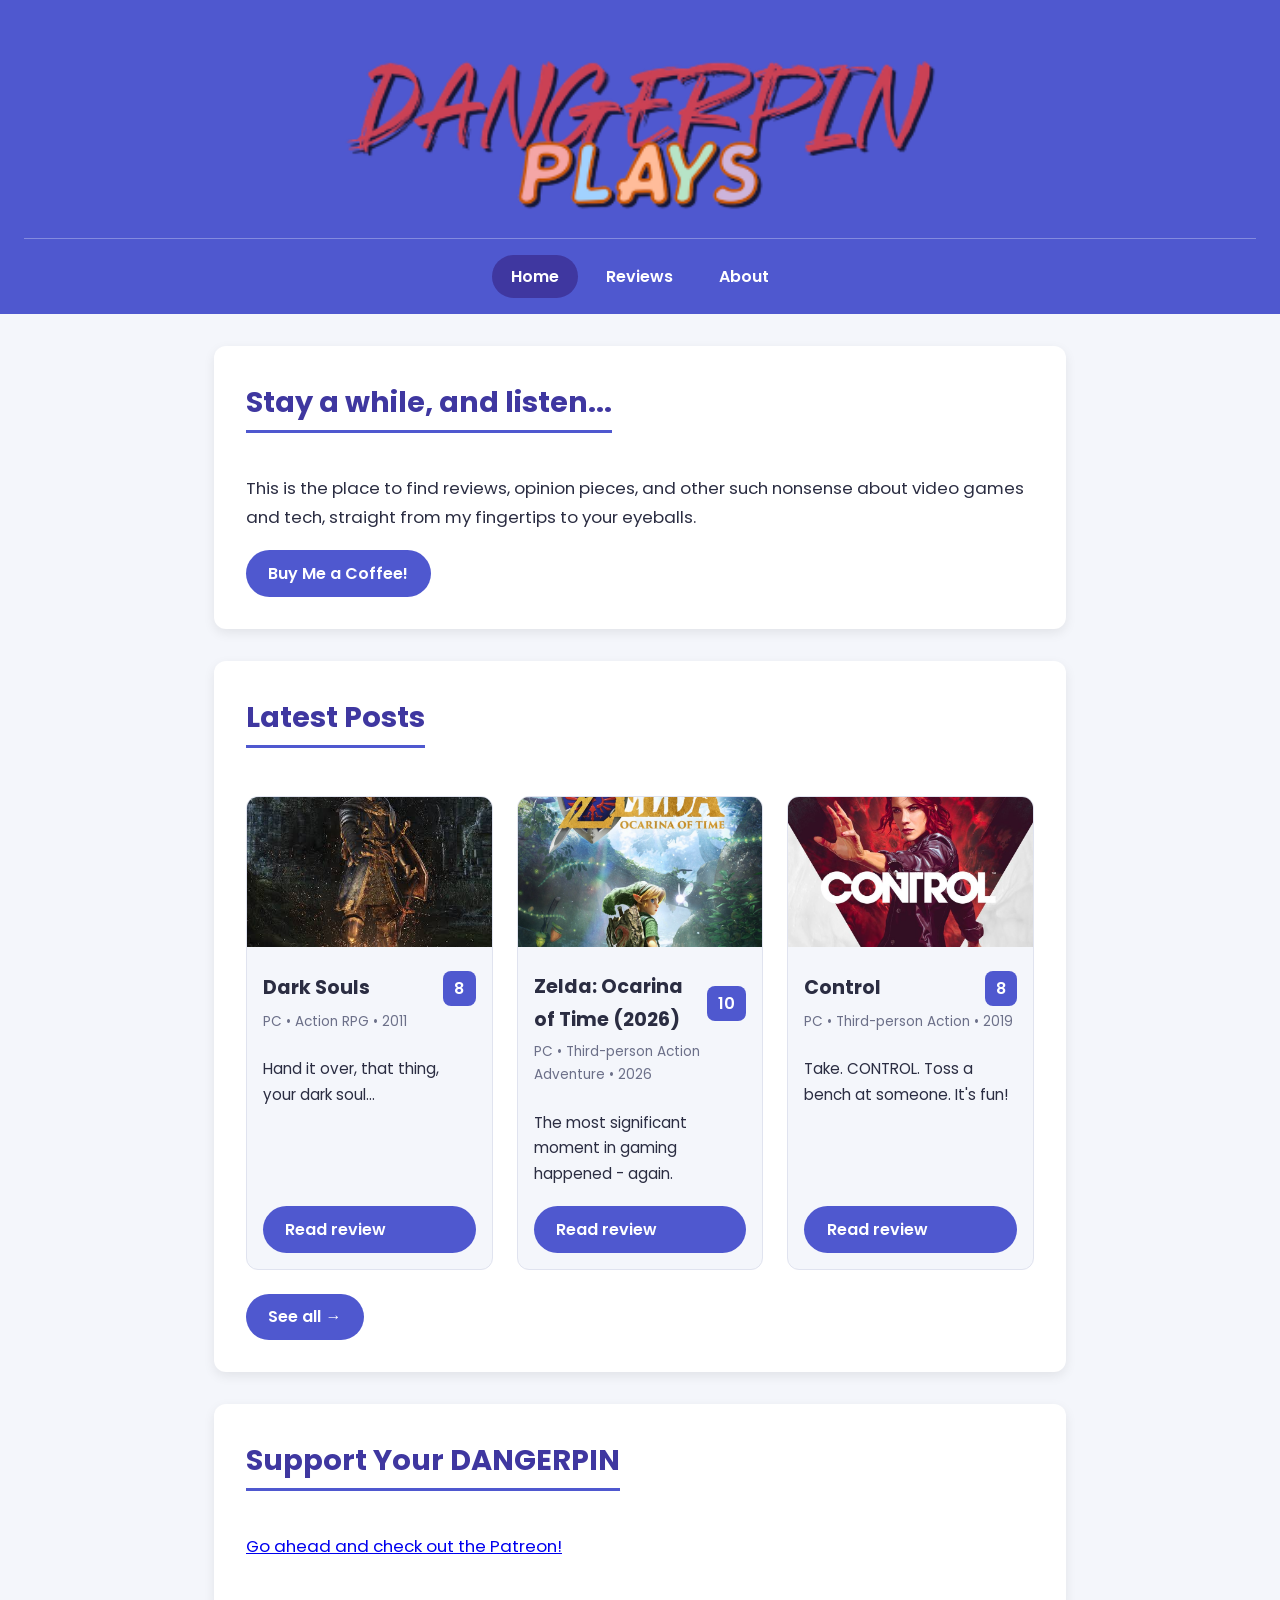
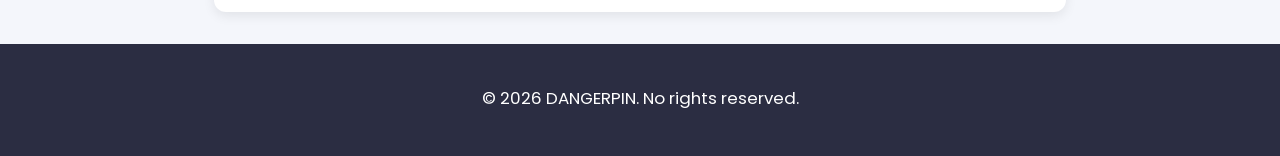
<file: index.html>
<!DOCTYPE html>
<html lang="en">
<head>
  <meta charset="UTF-8">
  <meta name="viewport" content="width=device-width, initial-scale=1.0">
  <title>DANGERPIN Plays | Home</title>
  <link rel="preconnect" href="https://fonts.googleapis.com">
  <link rel="preconnect" href="https://fonts.gstatic.com" crossorigin>
  <link href="https://fonts.googleapis.com/css2?family=Poppins:wght@300;400;600&display=swap" rel="stylesheet">
  <link rel="stylesheet" href="style.css">
</head>
<body>

  <header>
    <a href="index.html"><img src="logo.png" alt="DANGERPIN Plays" class="nav-logo"></a>
    <nav>
      <a href="index.html" class="active">Home</a>
      <a href="reviews.html">Reviews</a>
      <a href="about.html">About</a>
    </nav>
  </header>

  <main>
    <section>
      <h2>Stay a while, and listen...</h2>
      <p>
        This is the place to find reviews, opinion pieces, and other such nonsense 
		about video games and tech, straight from my fingertips to your eyeballs. 
      </p>
	  <a href="https://www.paypal.com/paypalme/dangerpin" class="btn">Buy Me a Coffee!</a>
    </section>

    <section>
      <h2>Latest Posts</h2>

      <div id="review-list" class="review-grid" data-limit="3"></div>
      <noscript><p>Your browser doesn't support JavaScript or it is not installed.</p></noscript>

      <a class="btn" href="reviews.html">See all &rarr;</a>
    </section>

    <section>
      <h2>Support Your DANGERPIN</h2>
      <p>
      <a href="http://www.patreon.com/dangerpin">Go ahead and check out the Patreon!</a>
      </p>
    </section>
  </main>

  <footer>
    <p>&copy; 2026 DANGERPIN. No rights reserved.</p>
  </footer>

  <script src="reviews.js"></script>
</body>
</html>
</file>
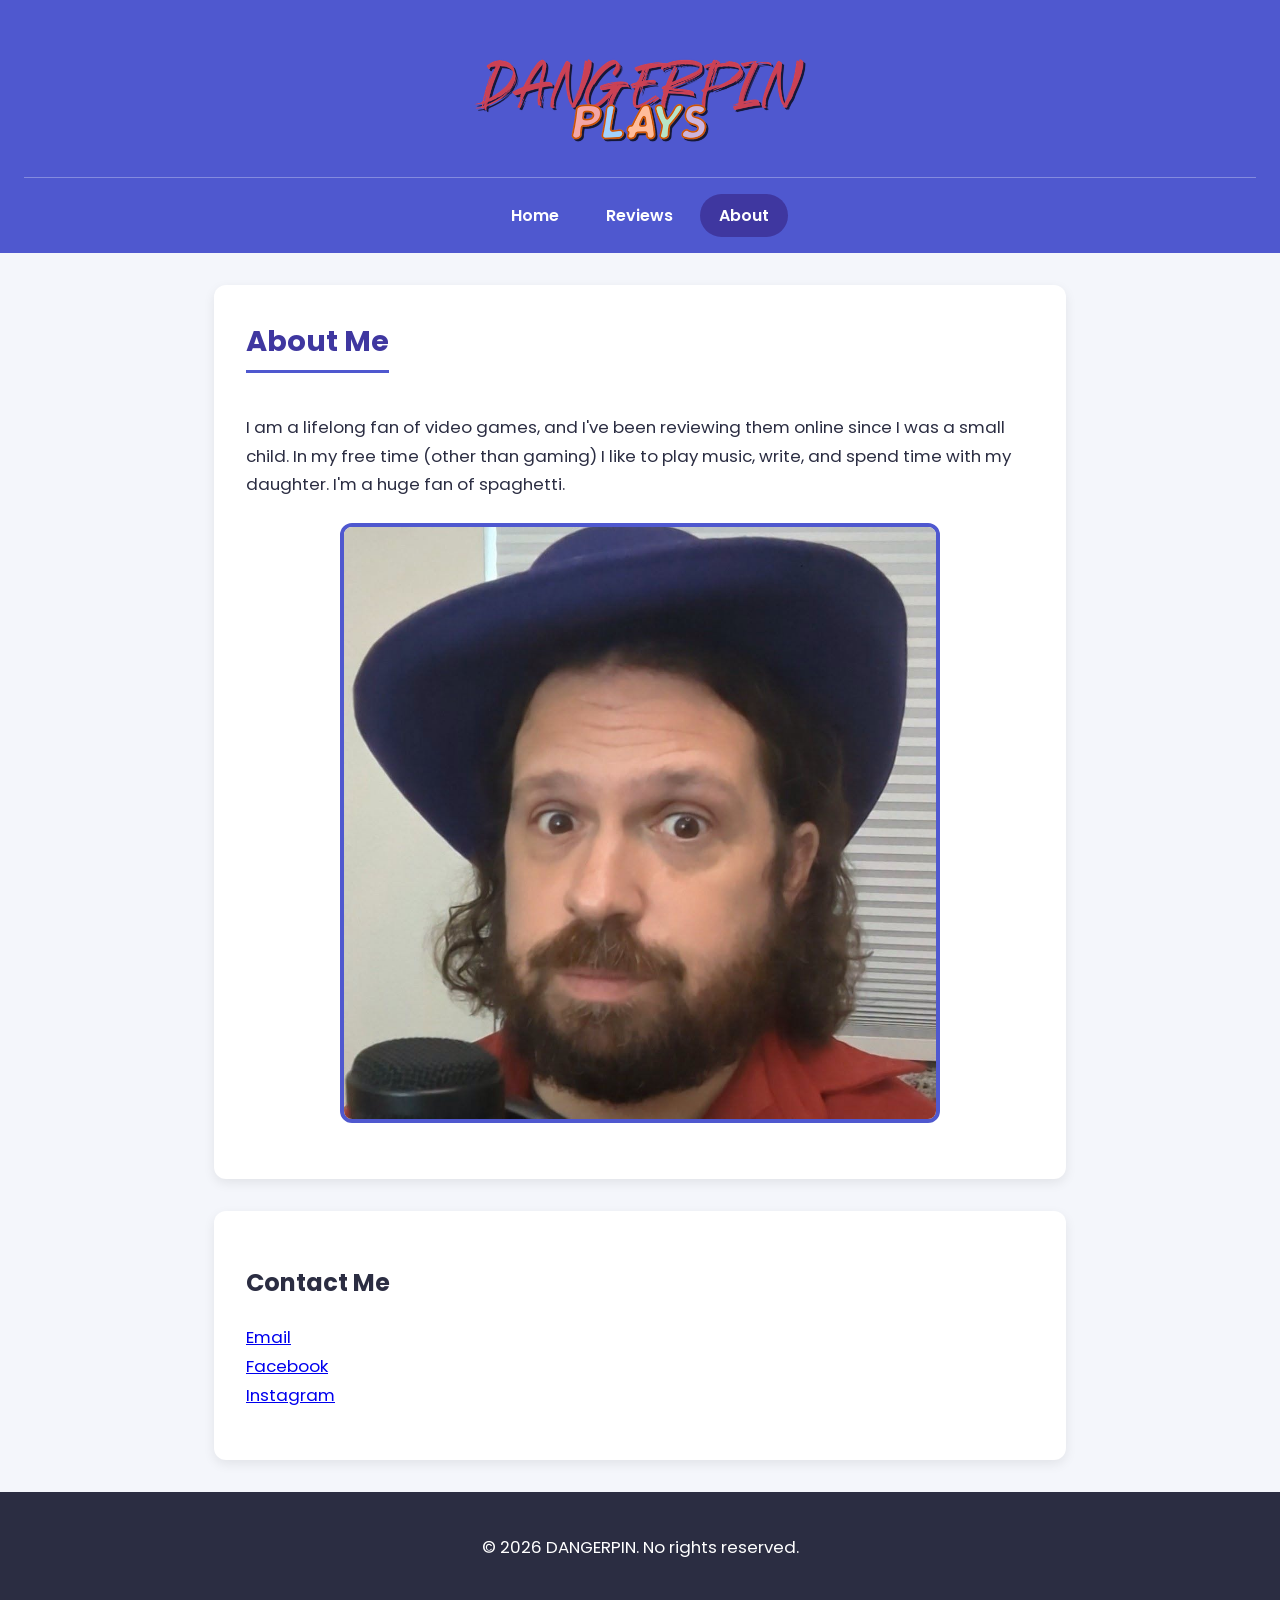
<file: about.html>
<!DOCTYPE html>
<html lang="en">
<head>
  <meta charset="UTF-8">
  <meta name="viewport" content="width=device-width, initial-scale=1.0">
  <title>About | DANGERPIN Plays</title>
  <link rel="preconnect" href="https://fonts.googleapis.com">
  <link rel="preconnect" href="https://fonts.gstatic.com" crossorigin>
  <link href="https://fonts.googleapis.com/css2?family=Poppins:wght@300;400;600&display=swap" rel="stylesheet">
  <link rel="stylesheet" href="style.css">
</head>
<body>

  <header>
    <a href="index.html" class="nav-logo"><img src="logo.png" alt="DANGERPIN Plays"></a>
    <nav>
      <a href="index.html">Home</a>
      <a href="reviews.html">Reviews</a>
      <a href="about.html" class="active">About</a>
    </nav>
  </header>

  <main>
    <section>
      <h2>About Me</h2>
      <p>I am a lifelong fan of video games, and I've been reviewing them online since I was a small child. 
		In my free time (other than gaming) I like to play music, write, and spend time with my daughter. I'm a huge 
		fan of spaghetti.</p>
      <img src="About Me.jfif" alt="Image of DANGERPIN" class="featured-image">
    </section>
	<section>
		<h1>Contact Me</h1>
		<p>
	<a href="mailto:dangerpin352@gmail.com">Email</a><br>
	<a href= "https://www.facebook.com/dangerpinplays">Facebook</a><br>
	<a href= "https://www.instagram.com/dangerpin_">Instagram</a><br>
	</p>
	</section>
  </main>

  <footer>
    <p>&copy; 2026 DANGERPIN. No rights reserved.</p>
  </footer>

</body>
</html>
</file>
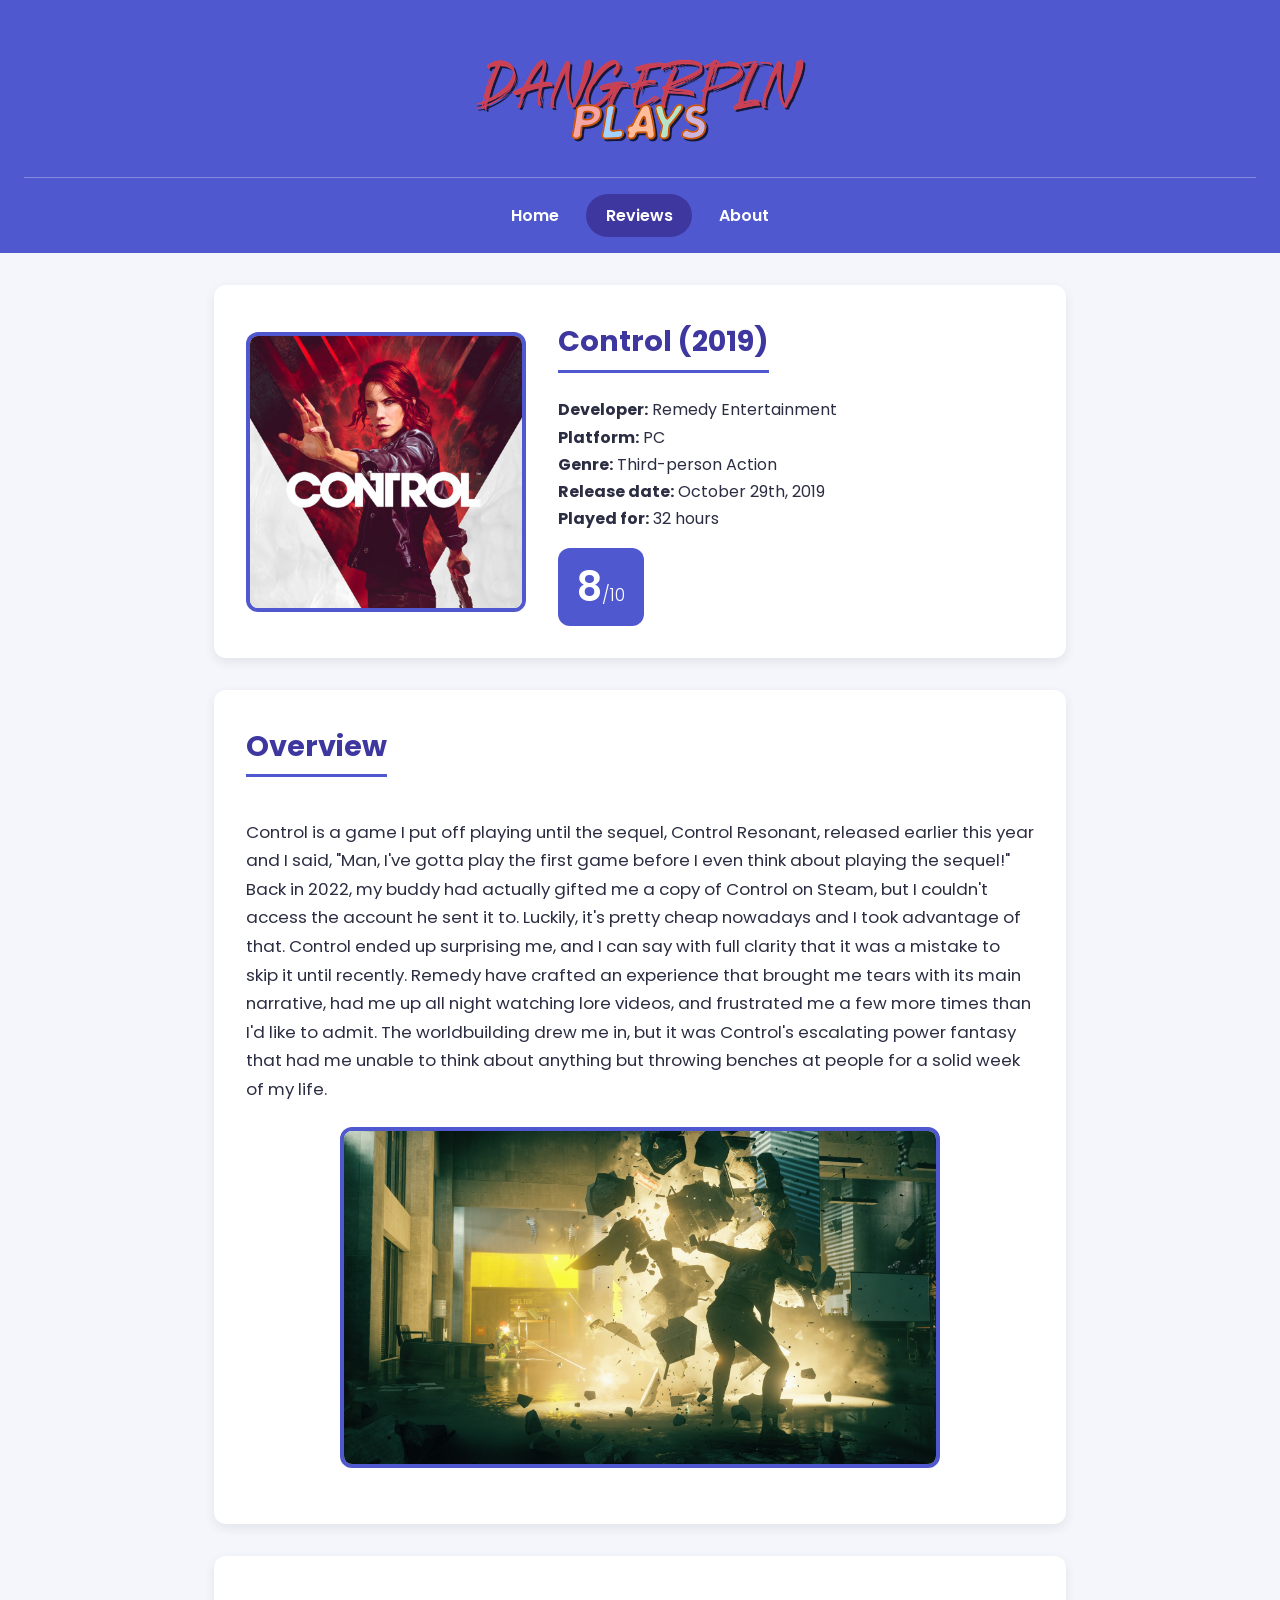
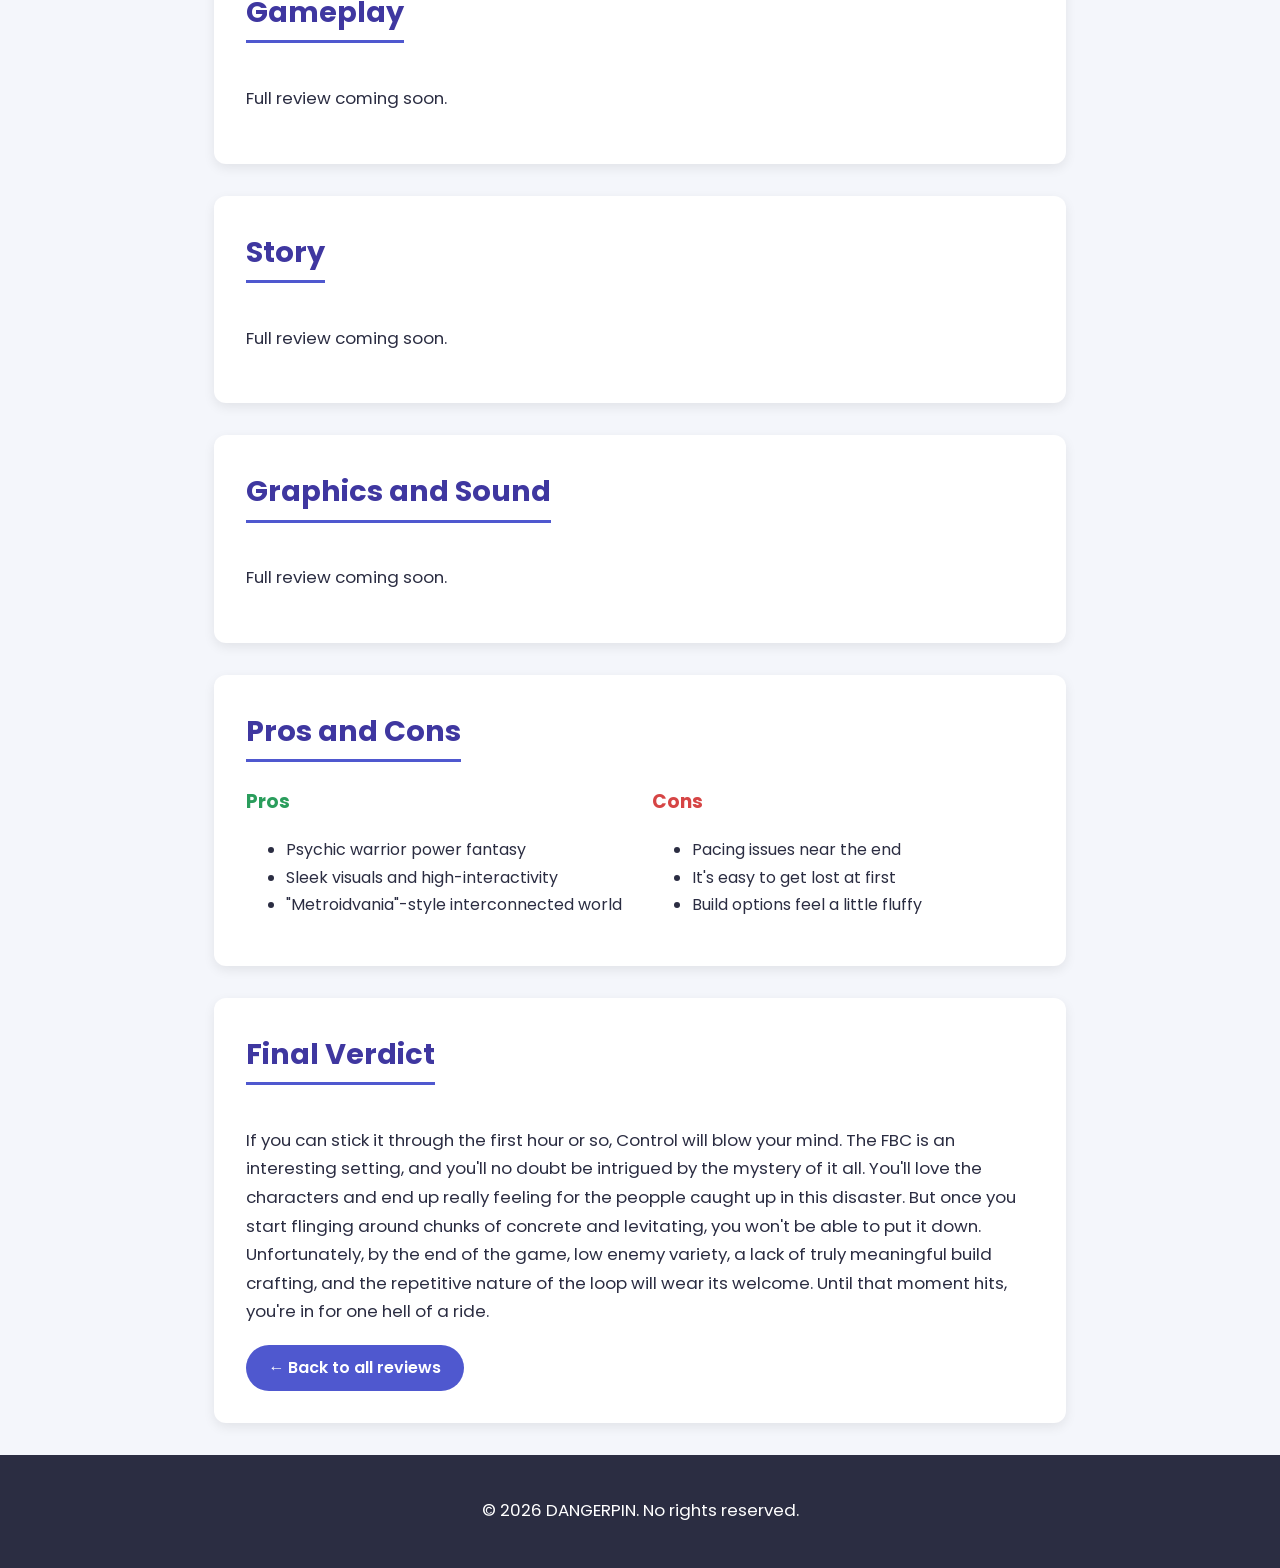
<file: review-control.html>
<!DOCTYPE html>
<html lang="en">
<head>
  <meta charset="UTF-8">
  <meta name="viewport" content="width=device-width, initial-scale=1.0">
  <title>Control Review | DANGERPIN Plays</title>
  <link rel="preconnect" href="https://fonts.googleapis.com">
  <link rel="preconnect" href="https://fonts.gstatic.com" crossorigin>
  <link href="https://fonts.googleapis.com/css2?family=Poppins:wght@300;400;600&display=swap" rel="stylesheet">
  <link rel="stylesheet" href="style.css">
</head>
<body>

  <header>
    <a href="index.html" class="nav-logo"><img src="logo.png" alt="DANGERPIN Plays"></a>
    <nav>
      <a href="index.html">Home</a>
      <a href="reviews.html" class="active">Reviews</a>
      <a href="about.html">About</a>
    </nav>
  </header>

  <main>
    <article>

      <section class="review-hero">
        <img src="Control logo.jpg" alt="Control cover art">
        <div class="review-info">
          <h2>Control (2019)</h2>
          <ul class="facts">
            <li><strong>Developer:</strong> Remedy Entertainment</li>
            <li><strong>Platform:</strong> PC</li>
            <li><strong>Genre:</strong> Third-person Action</li>
            <li><strong>Release date:</strong> October 29th, 2019</li>
            <li><strong>Played for:</strong> 32 hours</li>
          </ul>
          <div class="score">8<span>/10</span></div>
        </div>
      </section>

      <section>
        <h2>Overview</h2>
        <p>
          Control is a game I put off playing until the sequel, Control Resonant, released earlier this year and I said, "Man, I've gotta play the first game before I even think about playing the sequel!"
		  Back in 2022, my buddy had actually gifted me a copy of Control on Steam, but I couldn't access the account he sent it to. Luckily, it's pretty cheap nowadays and I took advantage of that.
		  Control ended up surprising me, and I can say with full clarity that it was a mistake to skip it until recently. Remedy have crafted an experience that brought me tears with its main narrative, had me up all night watching
		  lore videos, and frustrated me a few more times than I'd like to admit. The worldbuilding drew me in, but it was Control's escalating power fantasy that had me unable to think about anything but
		  throwing benches at people for a solid week of my life.
        </p>
		<img src="Control 1.jpg" class="featured-image">
      </section>

      <section>
        <h2>Gameplay</h2>
        <p>
          Full review coming soon.
        </p>
      </section>

      <section>
        <h2>Story</h2>
        <p>
          Full review coming soon.
		</p>
      </section>

      <section>
        <h2>Graphics and Sound</h2>
        <p>
          Full review coming soon.
		</p>  
      </section>

      <section>
        <h2>Pros and Cons</h2>
        <div class="pros-cons">
          <div class="pros">
            <h3>Pros</h3>
            <ul>
              <li>Psychic warrior power fantasy</li>
              <li>Sleek visuals and high-interactivity</li>
              <li>"Metroidvania"-style interconnected world</li>
            </ul>
          </div>
          <div class="cons">
            <h3>Cons</h3>
            <ul>
              <li>Pacing issues near the end</li>
              <li>It's easy to get lost at first</li>
              <li>Build options feel a little fluffy</li>
            </ul>
          </div>
        </div>
      </section>

      <section>
        <h2>Final Verdict</h2>
        <p>
          If you can stick it through the first hour or so, Control will blow your mind. The FBC is an interesting setting,
		  and you'll no doubt be intrigued by the mystery of it all. You'll love the characters and end up really feeling for the peopple caught up in this disaster. 
		  But once you start flinging around chunks of concrete and levitating, you won't be able to put it down. Unfortunately, by the end of the game, low enemy variety,
		  a lack of truly meaningful build crafting, and the repetitive nature of the loop will wear its welcome. Until that moment hits, you're in for one hell of a ride.
        </p>
        <a class="btn" href="reviews.html">&larr; Back to all reviews</a>
      </section>

    </article>
  </main>

  <footer>
    <p>&copy; 2026 DANGERPIN. No rights reserved.</p>
  </footer>

</body>
</html>
</file>
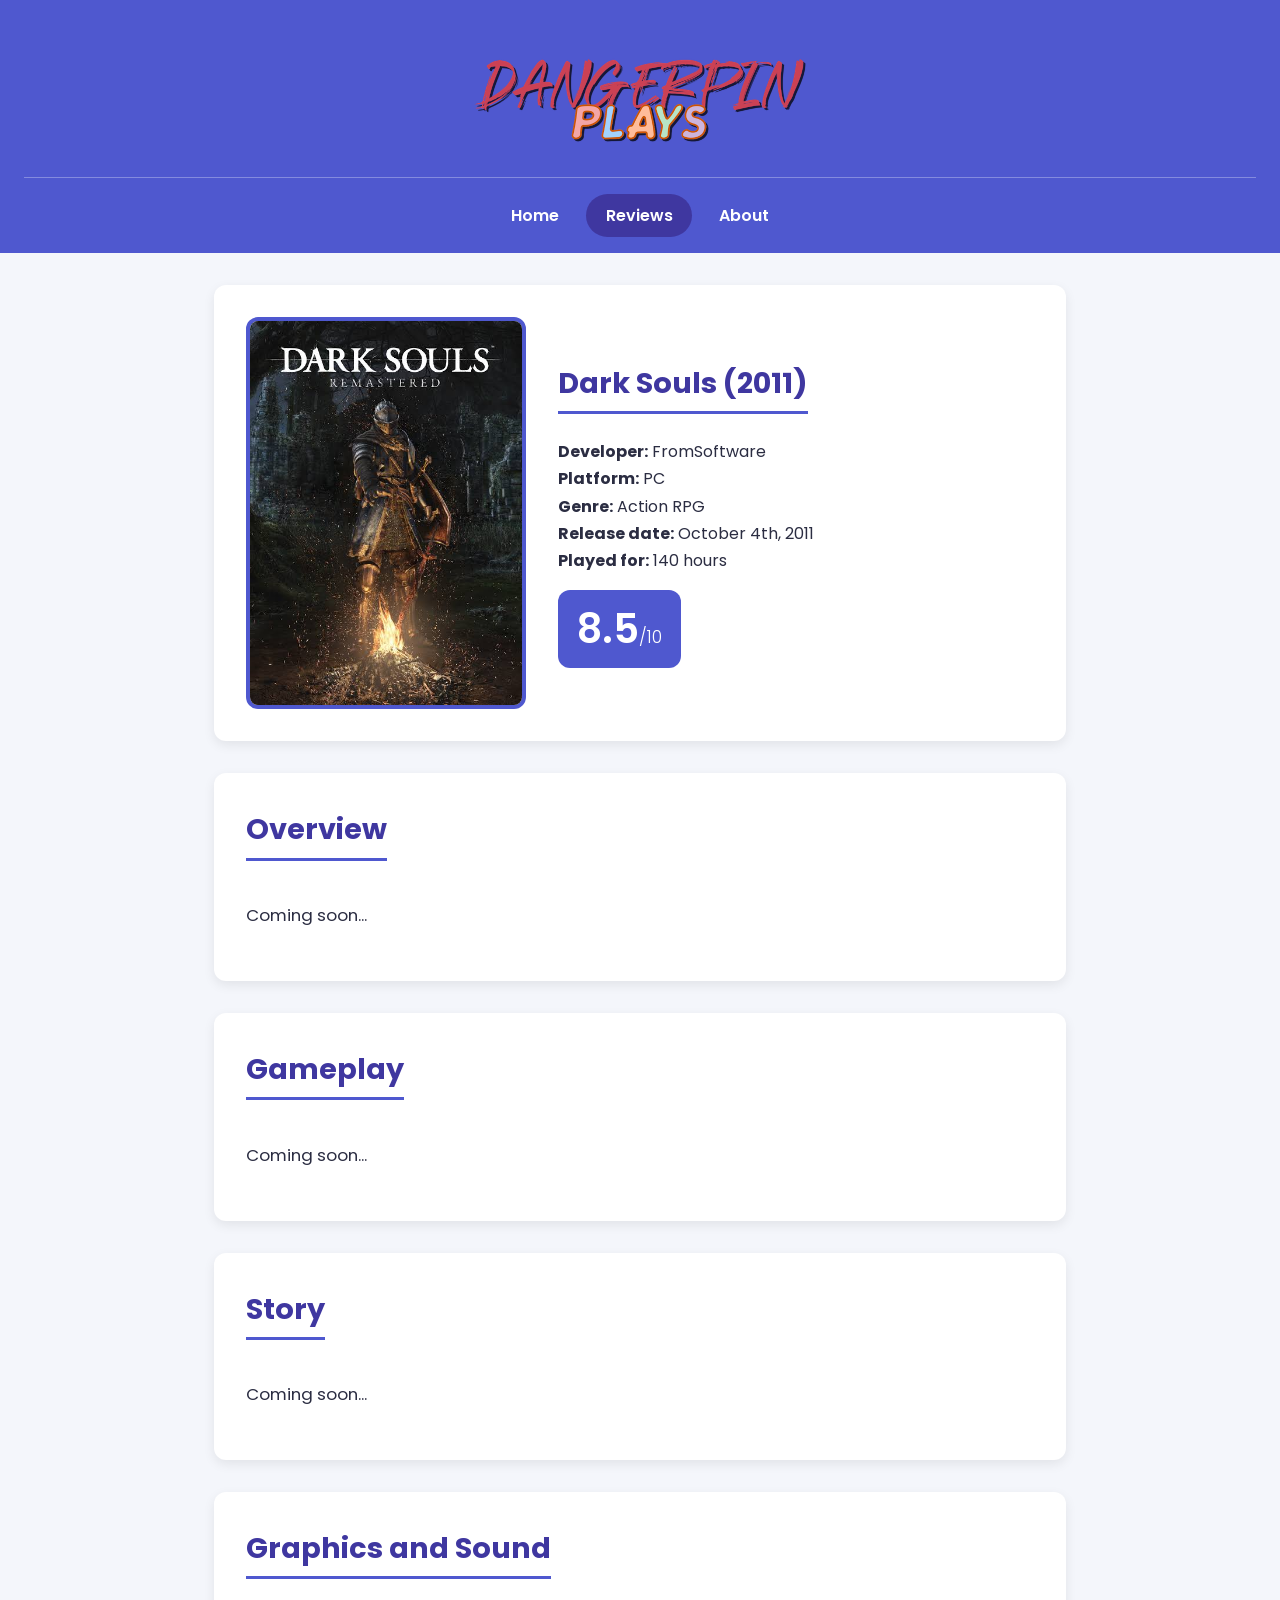
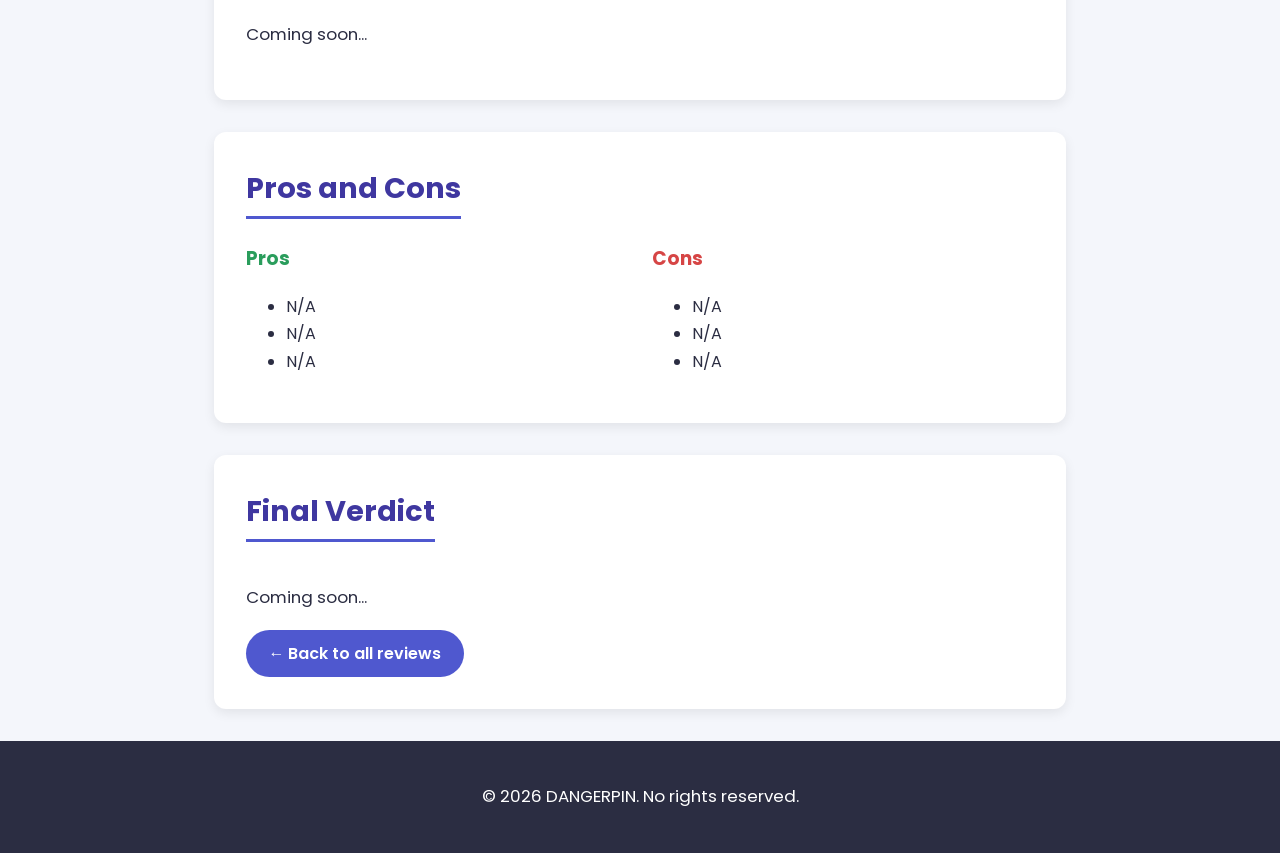
<file: review-dark_souls.html>
<!DOCTYPE html>
<html lang="en">
<head>
  <meta charset="UTF-8">
  <meta name="viewport" content="width=device-width, initial-scale=1.0">
  <title>Elden Ring Review | DANGERPIN Plays</title>
  <link rel="preconnect" href="https://fonts.googleapis.com">
  <link rel="preconnect" href="https://fonts.gstatic.com" crossorigin>
  <link href="https://fonts.googleapis.com/css2?family=Poppins:wght@300;400;600&display=swap" rel="stylesheet">
  <link rel="stylesheet" href="style.css">
</head>
<body>

  <header>
    <a href="index.html" class="nav-logo"><img src="logo.png" alt="DANGERPIN Plays"></a>
    <nav>
      <a href="index.html">Home</a>
      <a href="reviews.html" class="active">Reviews</a>
      <a href="about.html">About</a>
    </nav>
  </header>

  <main>
    <article>

      <section class="review-hero">
        <img src="Dark Souls Box Art.jfif" alt="Dark Souls cover art">
        <div class="review-info">
          <h2>Dark Souls (2011)</h2>
          <ul class="facts">
            <li><strong>Developer:</strong> FromSoftware</li>
            <li><strong>Platform:</strong> PC</li>
            <li><strong>Genre:</strong> Action RPG</li>
            <li><strong>Release date:</strong> October 4th, 2011</li>
            <li><strong>Played for:</strong> 140 hours</li>
          </ul>
          <div class="score">8.5<span>/10</span></div>
        </div>
      </section>

      <section>
        <h2>Overview</h2>
        <p>
          Coming soon...
        </p>
      </section>

      <section>
        <h2>Gameplay</h2>
        <p>
         Coming soon...
        </p>
      </section>

      <section>
        <h2>Story</h2>
        <p>
          Coming soon...
        </p>
      </section>

      <section>
        <h2>Graphics and Sound</h2>
        <p>
          Coming soon...
        </p>
      </section>

      <section>
        <h2>Pros and Cons</h2>
        <div class="pros-cons">
          <div class="pros">
            <h3>Pros</h3>
            <ul>
              <li>N/A</li>
              <li>N/A</li>
              <li>N/A</li>
            </ul>
          </div>
          <div class="cons">
            <h3>Cons</h3>
            <ul>
              <li>N/A</li>
              <li>N/A</li>
              <li>N/A</li>
            </ul>
          </div>
        </div>
      </section>

      <section>
        <h2>Final Verdict</h2>
        <p>
         Coming soon...
        </p>
        <a class="btn" href="reviews.html">&larr; Back to all reviews</a>
      </section>

    </article>
  </main>

  <footer>
    <p>&copy; 2026 DANGERPIN. No rights reserved.</p>
  </footer>

</body>
</html>
</file>
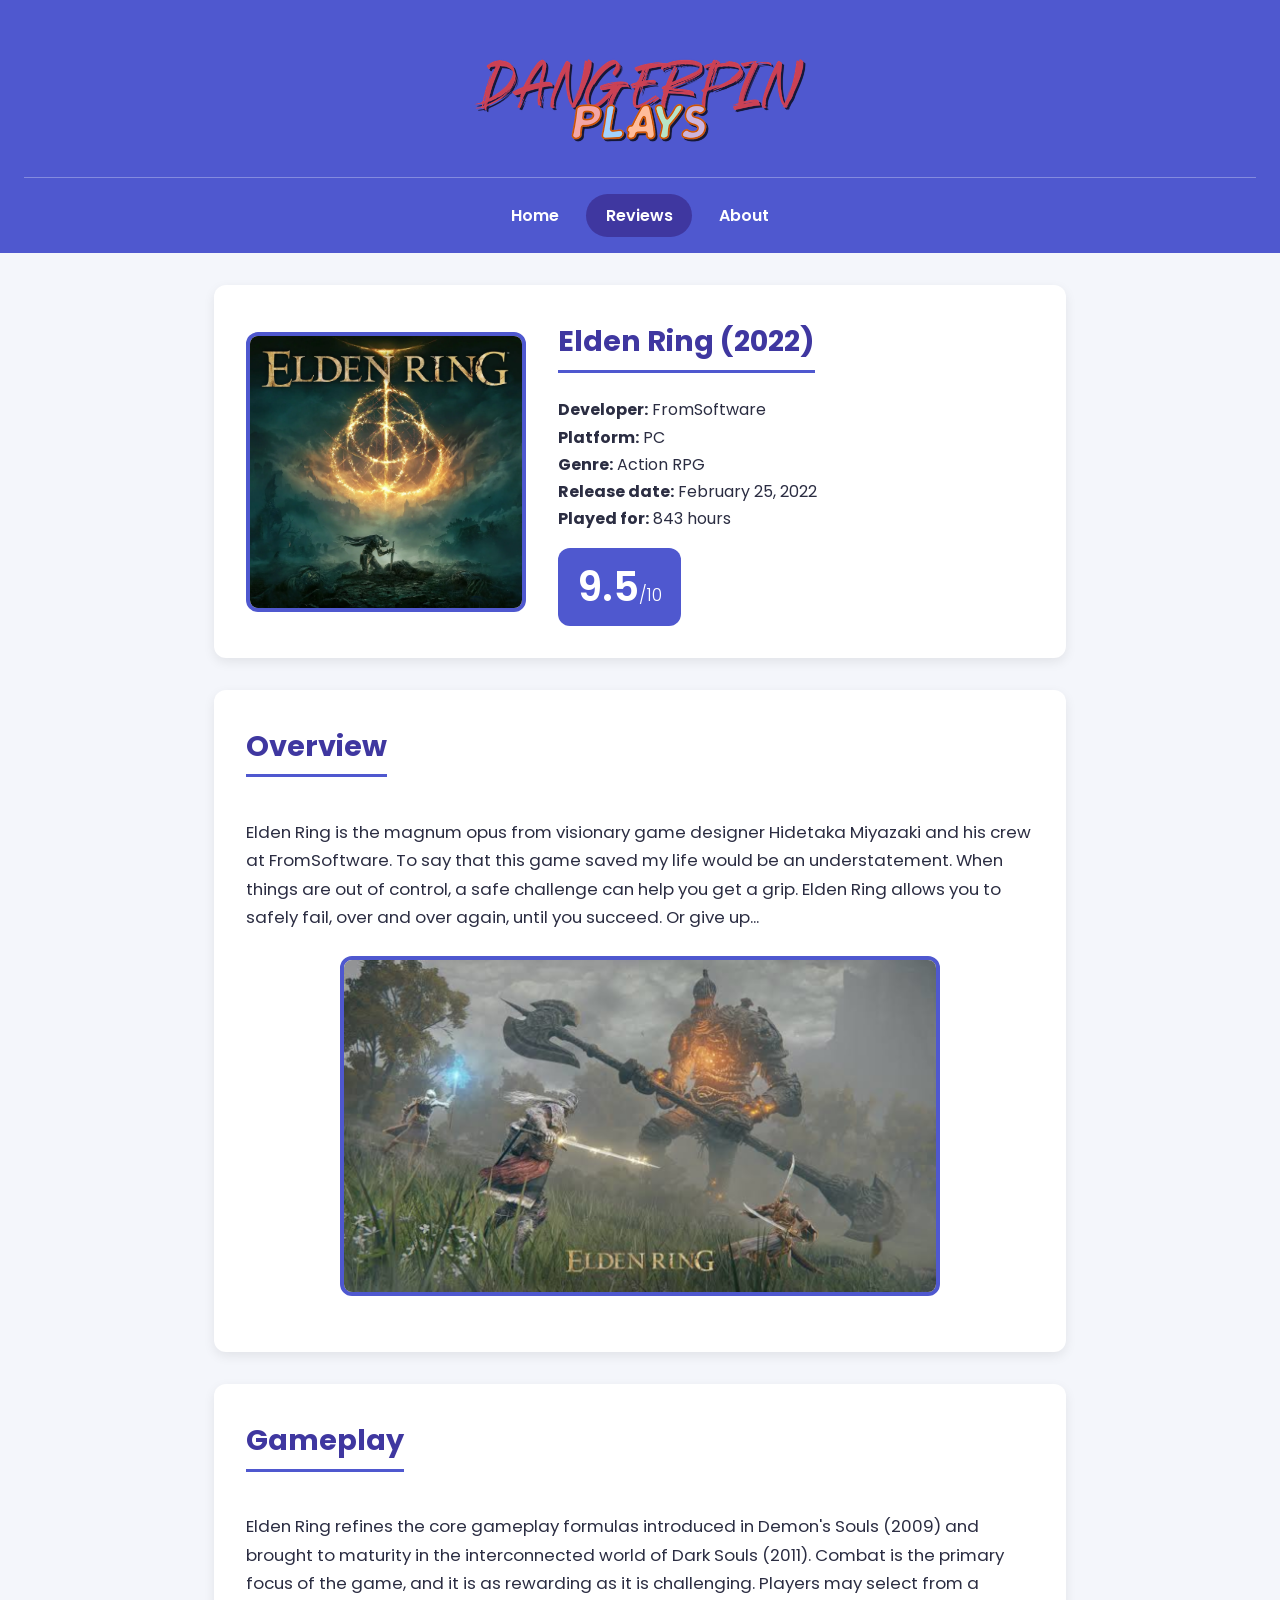
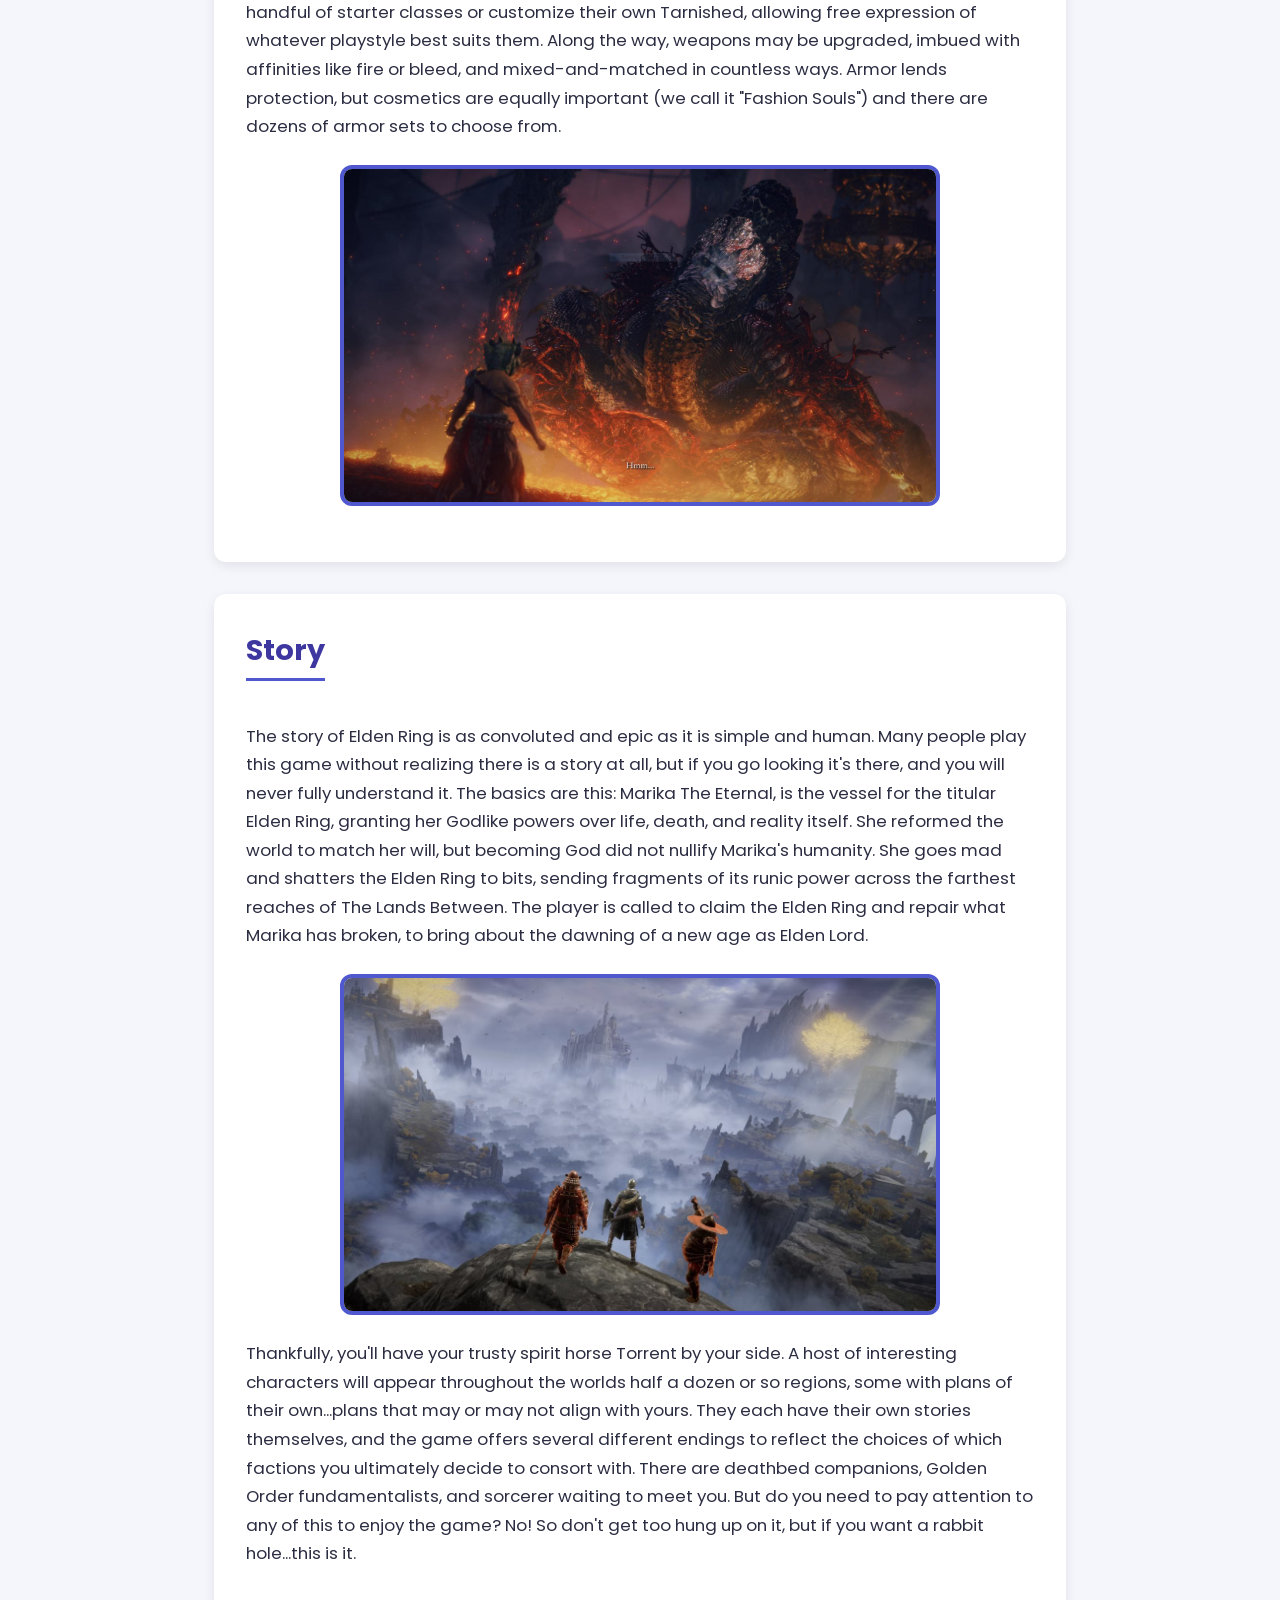
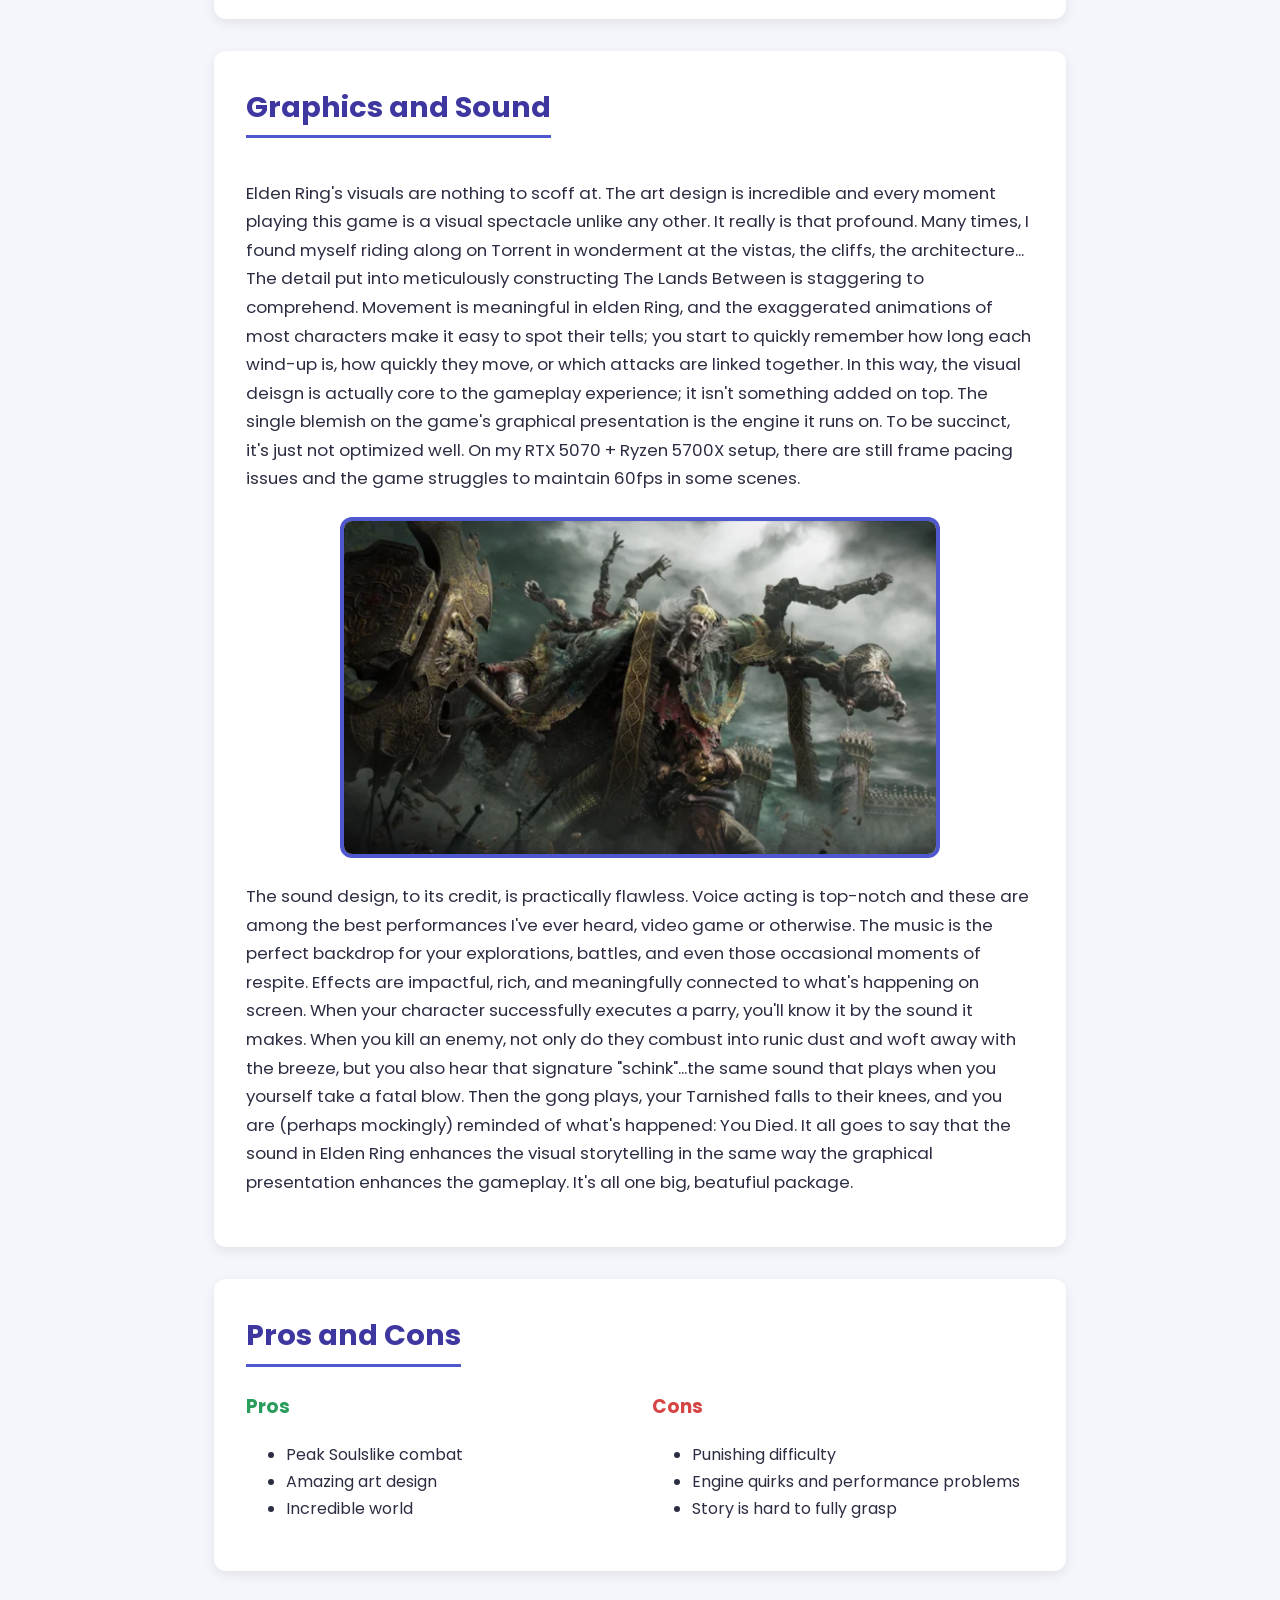
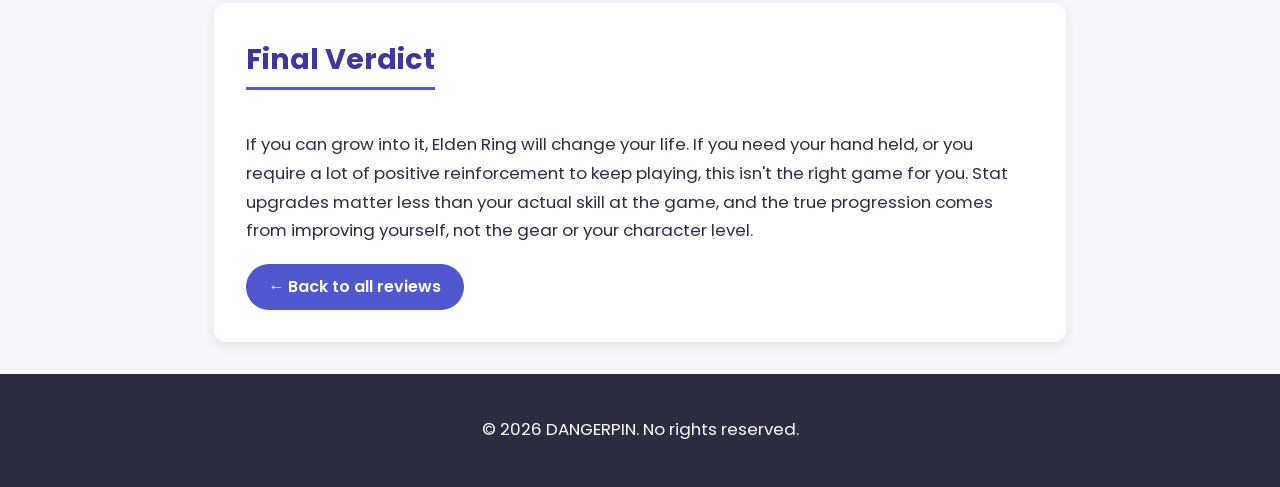
<file: review-elden_ring.html>
<!DOCTYPE html>
<html lang="en">
<head>
  <meta charset="UTF-8">
  <meta name="viewport" content="width=device-width, initial-scale=1.0">
  <title>Elden Ring Review | DANGERPIN Plays</title>
  <link rel="preconnect" href="https://fonts.googleapis.com">
  <link rel="preconnect" href="https://fonts.gstatic.com" crossorigin>
  <link href="https://fonts.googleapis.com/css2?family=Poppins:wght@300;400;600&display=swap" rel="stylesheet">
  <link rel="stylesheet" href="style.css">
</head>
<body>

  <header>
    <a href="index.html" class="nav-logo"><img src="logo.png" alt="DANGERPIN Plays"></a>
    <nav>
      <a href="index.html">Home</a>
      <a href="reviews.html" class="active">Reviews</a>
      <a href="about.html">About</a>
    </nav>
  </header>

  <main>
    <article>

      <section class="review-hero">
        <img src="ER Logo.png" alt="Elden Ring cover art">
        <div class="review-info">
          <h2>Elden Ring (2022)</h2>
          <ul class="facts">
            <li><strong>Developer:</strong> FromSoftware</li>
            <li><strong>Platform:</strong> PC</li>
            <li><strong>Genre:</strong> Action RPG</li>
            <li><strong>Release date:</strong> February 25, 2022</li>
            <li><strong>Played for:</strong> 843 hours</li>
          </ul>
          <div class="score">9.5<span>/10</span></div>
        </div>
      </section>

      <section>
        <h2>Overview</h2>
        <p>
          Elden Ring is the magnum opus from visionary game designer Hidetaka Miyazaki
		  and his crew at FromSoftware. To say that this game saved my life would be an
		  understatement. When things are out of control, a safe challenge can help
		  you get a grip. Elden Ring allows you to safely fail, over and over again, until you succeed. 
		  Or give up...
        </p>
		<img src="ER 1.png" class="featured-image">
      </section>

      <section>
        <h2>Gameplay</h2>
        <p>
          Elden Ring refines the core gameplay formulas introduced in Demon's Souls (2009)
		  and brought to maturity in the interconnected world of Dark Souls (2011). Combat is the 
		  primary focus of the game, and it is as rewarding as it is challenging. Players may 
		  select from a handful of starter classes or customize their own Tarnished, allowing free
		  expression of whatever playstyle best suits them. Along the way, weapons may be upgraded, imbued
		  with affinities like fire or bleed, and mixed-and-matched in countless ways. Armor lends protection,
		  but cosmetics are equally important (we call it "Fashion Souls") and there are 
		  dozens of armor sets to choose from.
        </p>
		<img src="ER 4.jpg" class="featured-image">
      </section>

      <section>
        <h2>Story</h2>
        <p>
          The story of Elden Ring is as convoluted and epic as it is simple and human. Many people play this
		  game without realizing there is a story at all, but if you go looking it's there, and you will never fully 
		  understand it. The basics are this: Marika The Eternal, is the vessel for the titular Elden Ring, granting her
		  Godlike powers over life, death, and reality itself. She reformed the world to match her will, but 
		  becoming God did not nullify Marika's humanity. She goes mad and shatters the Elden Ring to bits, sending fragments 
		  of its runic power across the farthest reaches of The Lands Between. The player is called to claim the Elden Ring 
		  and repair what Marika has broken, to bring about the dawning of a new age as Elden Lord.
		</p>
		  <img src="ER 2.png" class="featured-image">
		<p>
		  Thankfully, you'll have your trusty spirit horse Torrent by your side. A host of interesting characters will appear
		  throughout the worlds half a dozen or so regions, some with plans of their own...plans that may or may not align with yours.
		  They each have their own stories themselves, and the game offers several different endings
		  to reflect the choices of which factions you ultimately decide to consort with. There are deathbed companions, 
		  Golden Order fundamentalists, and sorcerer waiting to meet you. But do you need to pay attention to any of this
		  to enjoy the game? No! So don't get too hung up on it, but if you want a rabbit hole...this is it.
        </p>
      </section>

      <section>
        <h2>Graphics and Sound</h2>
        <p>
          Elden Ring's visuals are nothing to scoff at. The art design is incredible and every 
		  moment playing this game is a visual spectacle unlike any other. It really is that profound. 
		  Many times, I found myself riding along on Torrent in wonderment at the vistas, the cliffs, the architecture...
		  The detail put into meticulously constructing The Lands Between is staggering to comprehend. Movement is meaningful in elden Ring, 
		  and the exaggerated animations of most characters make it easy to spot their tells; you start to quickly remember how 
		  long each wind-up is, how quickly they move, or which attacks are linked together. In this way, the visual deisgn is 
		  actually core to the gameplay experience; it isn't something added on top. The single blemish on the game's graphical 
		  presentation is the engine it runs on. To be succinct, it's just not optimized well. On my RTX 5070 + Ryzen 5700X setup,
		  there are still frame pacing issues and the game struggles to maintain 60fps in some scenes.
		</p>  
		  <img src="ER 3.png" class="featured-image">
		<p>
		  The sound design, to its credit, is practically flawless. Voice acting is top-notch and these are among the best performances
		  I've ever heard, video game or otherwise. The music is the perfect backdrop for your explorations, battles, and even those occasional 
		  moments of respite. Effects are impactful, rich, and meaningfully connected to what's happening on screen. When your character
		  successfully executes a parry, you'll know it by the sound it makes. When you kill an enemy, not only do they combust into runic dust
		  and woft away with the breeze, but you also hear that signature "schink"...the same sound that plays when you yourself take a fatal blow. 
		  Then the gong plays, your Tarnished falls to their knees, and you are (perhaps mockingly) reminded of what's happened: You Died. 
		  It all goes to say that the sound in Elden Ring enhances the visual storytelling in the same way the graphical presentation enhances
		  the gameplay. It's all one big, beatufiul package.
        </p>
      </section>

      <section>
        <h2>Pros and Cons</h2>
        <div class="pros-cons">
          <div class="pros">
            <h3>Pros</h3>
            <ul>
              <li>Peak Soulslike combat</li>
              <li>Amazing art design</li>
              <li>Incredible world</li>
            </ul>
          </div>
          <div class="cons">
            <h3>Cons</h3>
            <ul>
              <li>Punishing difficulty</li>
              <li>Engine quirks and performance problems</li>
              <li>Story is hard to fully grasp</li>
            </ul>
          </div>
        </div>
      </section>

      <section>
        <h2>Final Verdict</h2>
        <p>
          If you can grow into it, Elden Ring will change your life. If you need your hand held, or you
		  require a lot of positive reinforcement to keep playing, this isn't
		  the right game for you. Stat upgrades matter less than your actual skill at the game,
		  and the true progression comes from improving yourself, not the gear or your character level.
        </p>
        <a class="btn" href="reviews.html">&larr; Back to all reviews</a>
      </section>

    </article>
  </main>

  <footer>
    <p>&copy; 2026 DANGERPIN. No rights reserved.</p>
  </footer>

</body>
</html>
</file>
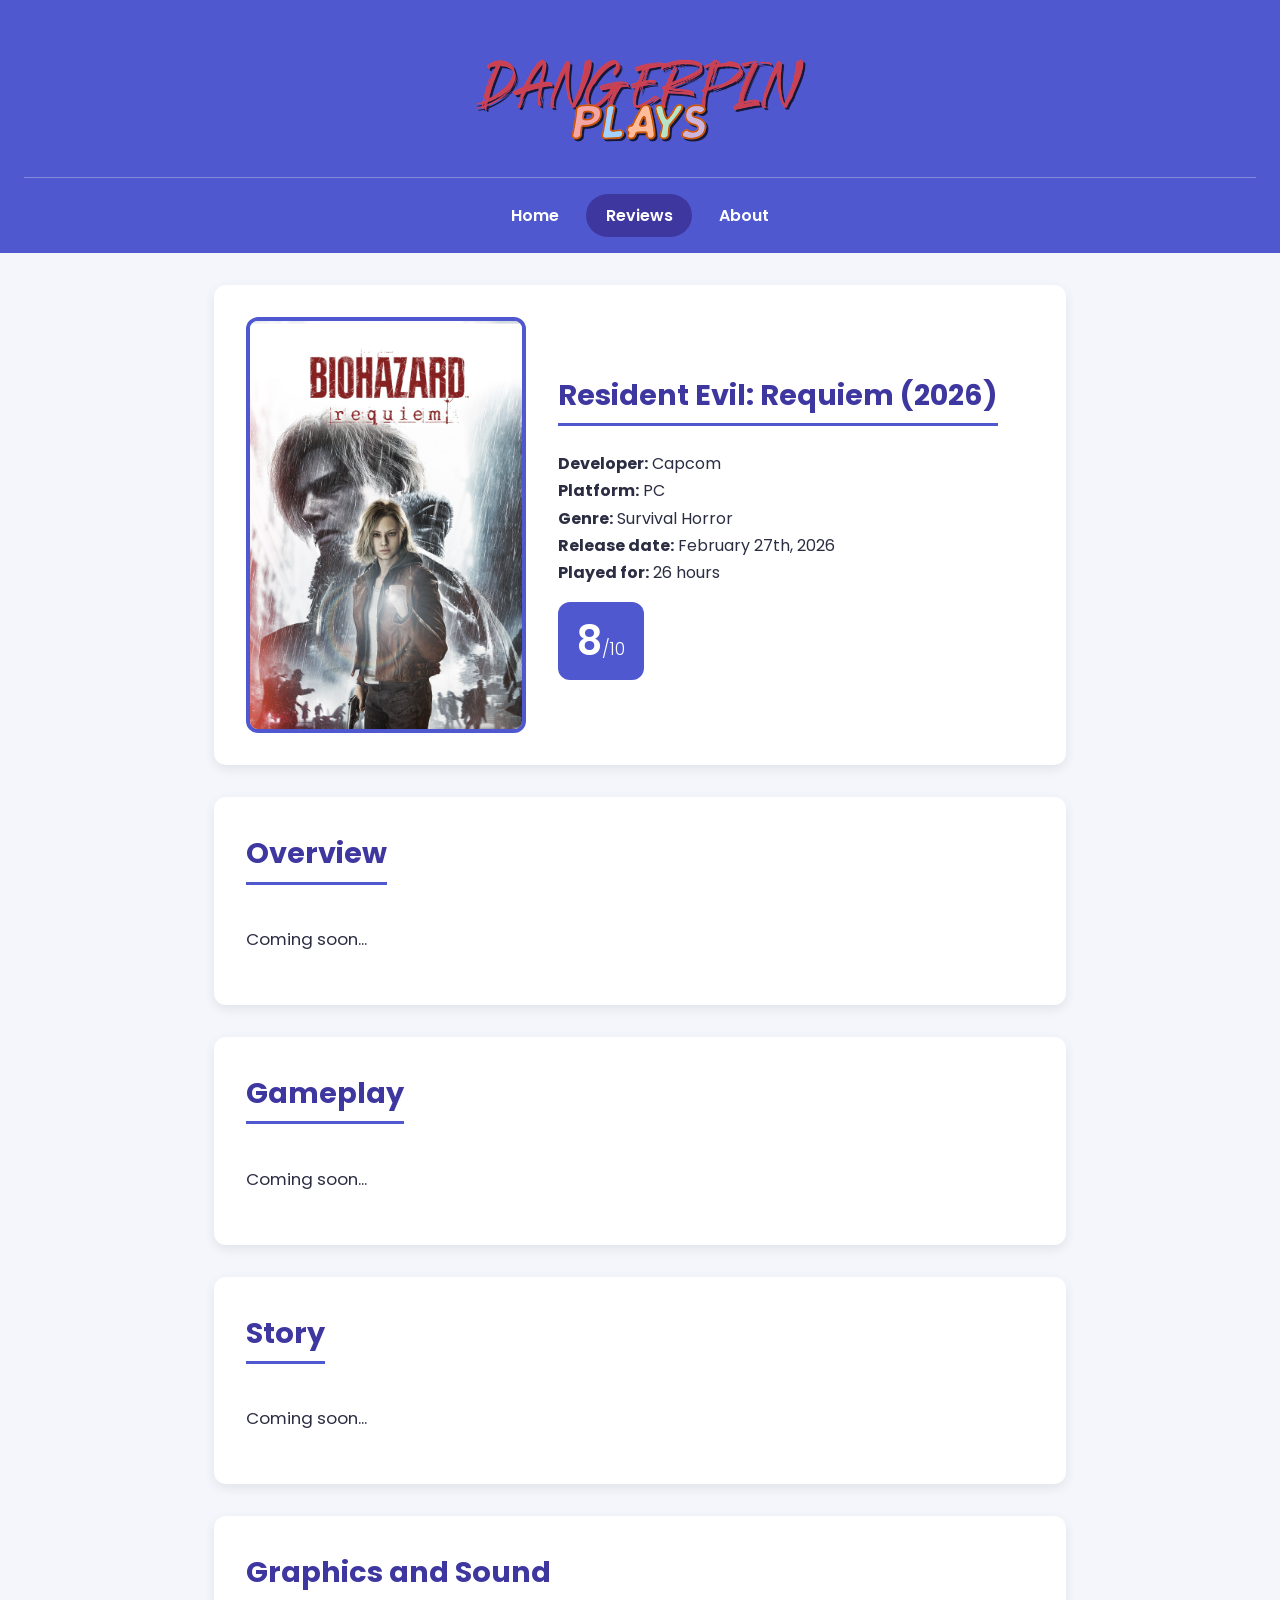
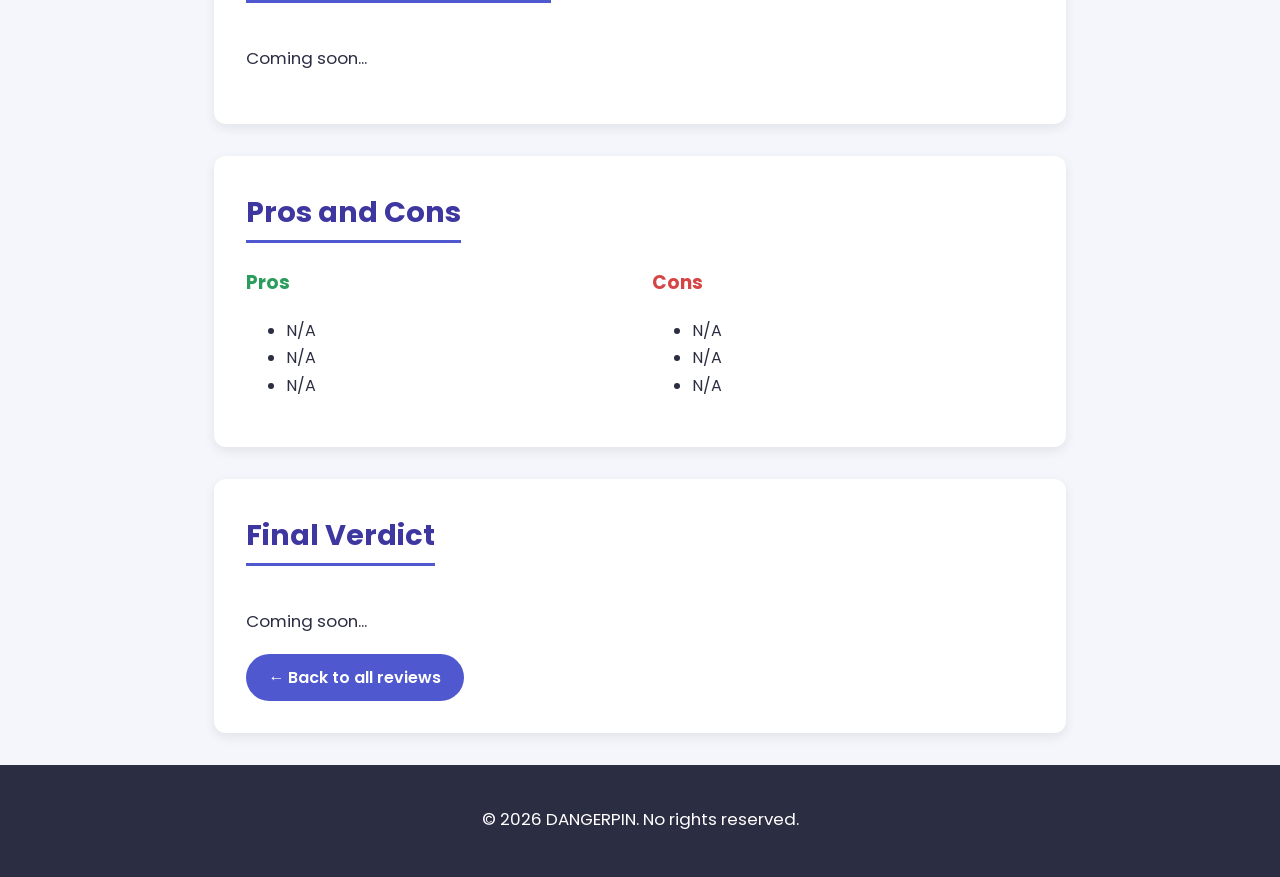
<file: review-RE9.html>
<!DOCTYPE html>
<html lang="en">
<head>
  <meta charset="UTF-8">
  <meta name="viewport" content="width=device-width, initial-scale=1.0">
  <title>Elden Ring Review | DANGERPIN Plays</title>
  <link rel="preconnect" href="https://fonts.googleapis.com">
  <link rel="preconnect" href="https://fonts.gstatic.com" crossorigin>
  <link href="https://fonts.googleapis.com/css2?family=Poppins:wght@300;400;600&display=swap" rel="stylesheet">
  <link rel="stylesheet" href="style.css">
</head>
<body>

  <header>
    <a href="index.html" class="nav-logo"><img src="logo.png" alt="DANGERPIN Plays"></a>
    <nav>
      <a href="index.html">Home</a>
      <a href="reviews.html" class="active">Reviews</a>
      <a href="about.html">About</a>
    </nav>
  </header>

  <main>
    <article>

      <section class="review-hero">
        <img src="RE9 Cover Art.jpg" alt="RE9 cover art">
        <div class="review-info">
          <h2>Resident Evil: Requiem (2026)</h2>
          <ul class="facts">
            <li><strong>Developer:</strong> Capcom</li>
            <li><strong>Platform:</strong> PC</li>
            <li><strong>Genre:</strong> Survival Horror</li>
            <li><strong>Release date:</strong> February 27th, 2026</li>
            <li><strong>Played for:</strong> 26 hours</li>
          </ul>
          <div class="score">8<span>/10</span></div>
        </div>
      </section>

      <section>
        <h2>Overview</h2>
        <p>
          Coming soon...
        </p>
      </section>

      <section>
        <h2>Gameplay</h2>
        <p>
         Coming soon...
        </p>
      </section>

      <section>
        <h2>Story</h2>
        <p>
          Coming soon...
        </p>
      </section>

      <section>
        <h2>Graphics and Sound</h2>
        <p>
          Coming soon...
        </p>
      </section>

      <section>
        <h2>Pros and Cons</h2>
        <div class="pros-cons">
          <div class="pros">
            <h3>Pros</h3>
            <ul>
              <li>N/A</li>
              <li>N/A</li>
              <li>N/A</li>
            </ul>
          </div>
          <div class="cons">
            <h3>Cons</h3>
            <ul>
              <li>N/A</li>
              <li>N/A</li>
              <li>N/A</li>
            </ul>
          </div>
        </div>
      </section>

      <section>
        <h2>Final Verdict</h2>
        <p>
         Coming soon...
        </p>
        <a class="btn" href="reviews.html">&larr; Back to all reviews</a>
      </section>

    </article>
  </main>

  <footer>
    <p>&copy; 2026 DANGERPIN. No rights reserved.</p>
  </footer>

</body>
</html>
</file>
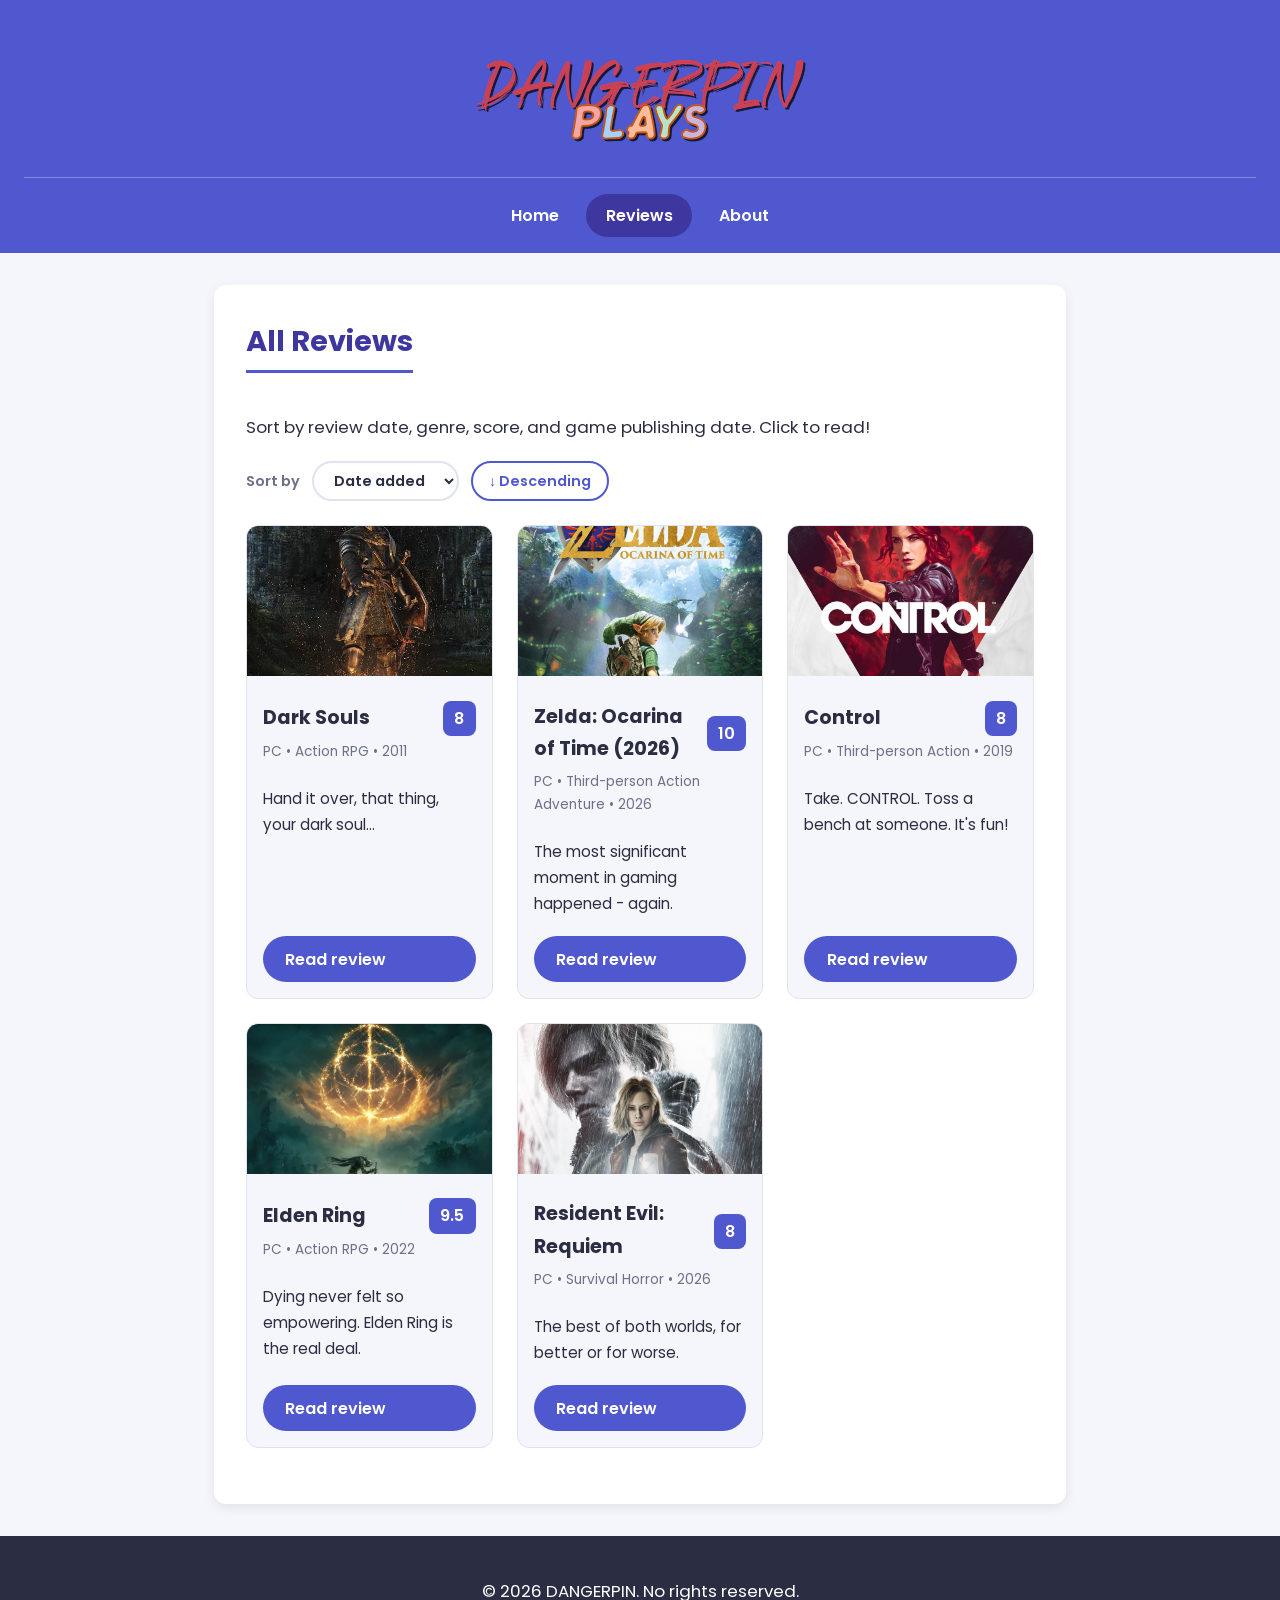
<file: reviews.html>
<!DOCTYPE html>
<html lang="en">
<head>
  <meta charset="UTF-8">
  <meta name="viewport" content="width=device-width, initial-scale=1.0">
  <title>Reviews | DANGERPIN Plays</title>
  <link rel="preconnect" href="https://fonts.googleapis.com">
  <link rel="preconnect" href="https://fonts.gstatic.com" crossorigin>
  <link href="https://fonts.googleapis.com/css2?family=Poppins:wght@300;400;600&display=swap" rel="stylesheet">
  <link rel="stylesheet" href="style.css">
</head>
<body>

  <header>
    <a href="index.html" class="nav-logo"><img src="logo.png" alt="DANGERPIN Plays"></a>
    <nav>
      <a href="index.html">Home</a>
      <a href="reviews.html" class="active">Reviews</a>
      <a href="about.html">About</a>
    </nav>
  </header>

  <main>
    <section>
      <h2>All Reviews</h2>
      <p>
        Sort by review date, genre, score, and game publishing date. Click to read!
      </p>

      <div id="review-list" class="review-grid"></div>
      <noscript><p>Your browser doesn't support JavaScript or it isn't installed.</p></noscript>
    </section>
  </main>

  <footer>
    <p>&copy; 2026 DANGERPIN. No rights reserved.</p>
  </footer>

  <script src="reviews.js"></script>
</body>
</html>
</file>
<file: style.css>
/* Whole site*/
:root {
  --bg: #f4f6fb;
  --card: #ffffff;
  --text: #2b2d42;
  --accent: #4f58cf;
  --accent-dark: #3f37a0;
  --muted: #6c7089;
}

/* Page layout */
* {
  box-sizing: border-box;
}

body {
  margin: 0;
  font-family: "Poppins", Arial, sans-serif;
  background-color: var(--bg);
  color: var(--text);
  line-height: 1.7;
}

main {
  max-width: 900px;
  margin: 2rem auto;
  padding: 0 1.5rem;
}

section {
  background-color: var(--card);
  padding: 2rem;
  margin-bottom: 2rem;
  border-radius: 12px;
  box-shadow: 0 4px 12px rgba(0, 0, 0, 0.08);
}

/* Header and nav */
header {
  background-color: var(--accent);
  color: white;
  padding: 2rem 1.5rem 1rem;
  text-align: center;
}

.nav-logo {
  display: block;
  width: 100%;
  max-width: 600px;
  height: auto;
  margin: 1.5rem auto;
}

header h1 {
  margin: 0 0 0.5rem;
  font-size: 2.6rem;
  letter-spacing: 1px;
}

header p {
  margin: 0 0 1rem;
  font-weight: 300;
}

nav {
  display: flex;
  justify-content: center;
  gap: 0.5rem;
  flex-wrap: wrap;
  padding-top: 1rem;
  border-top: 1px solid rgba(255, 255, 255, 0.3);
}

nav a {
  color: white;
  text-decoration: none;
  padding: 0.5rem 1.2rem;
  border-radius: 999px;
  font-weight: 600;
  transition: background-color 0.2s;
}

nav a:hover,
nav a.active {
  background-color: var(--accent-dark);
}

/* Headings and paragraphs */
h2 {
  color: var(--accent-dark);
  font-size: 1.8rem;
  margin-top: 0;
  border-bottom: 3px solid var(--accent);
  display: inline-block;
  padding-bottom: 0.2rem;
}

p {
  font-size: 1.05rem;
  margin-bottom: 1.2rem;
}

/* Images */
.featured-image {
  display: block;
  width: 100%;
  max-width: 600px;
  height: auto;
  margin: 1.5rem auto;
  border: 4px solid var(--accent);
  border-radius: 12px;
}

/* Footer */
footer {
  text-align: center;
  padding: 1.5rem;
  background-color: var(--text);
  color: white;
  font-size: 0.9rem;
}

/* Buttons */
.btn {
  display: inline-block;
  background-color: var(--accent);
  color: white;
  padding: 0.6rem 1.4rem;
  border-radius: 999px;
  text-decoration: none;
  font-weight: 600;
  transition: background-color 0.2s;
}

.btn:hover {
  background-color: var(--accent-dark);
}

/* Reviews card */
.review-grid {
  display: grid;
  grid-template-columns: repeat(auto-fill, minmax(240px, 1fr));
  gap: 1.5rem;
  margin: 1.5rem 0;
}

.review-card {
  display: flex;
  flex-direction: column;
  background-color: var(--bg);
  border: 1px solid #e0e3ef;
  border-radius: 12px;
  overflow: hidden;
  transition: transform 0.2s, box-shadow 0.2s;
}

.review-card:hover {
  transform: translateY(-4px);
  box-shadow: 0 8px 18px rgba(0, 0, 0, 0.12);
}

.review-card img {
  width: 100%;
  height: 150px;
  object-fit: cover;
}

.review-card-body {
  display: flex;
  flex-direction: column;
  flex: 1;
  padding: 1rem;
}

.review-card-top {
  display: flex;
  justify-content: space-between;
  align-items: center;
  gap: 0.5rem;
}

.review-card h3 {
  margin: 0;
  font-size: 1.2rem;
}

.review-meta {
  color: var(--muted);
  font-size: 0.85rem;
  margin: 0.25rem 0 0.5rem;
}

.review-card .summary {
  flex: 1;
  font-size: 0.95rem;
}

.score-badge {
  background-color: var(--accent);
  color: white;
  font-weight: 600;
  padding: 0.25rem 0.7rem;
  border-radius: 8px;
}

/* Sort controls */
.sort-controls {
  display: flex;
  align-items: center;
  flex-wrap: wrap;
  gap: 0.75rem;
  margin: 1rem 0 0;
}

.sort-controls label {
  color: var(--muted);
  font-size: 0.9rem;
  font-weight: 600;
}

.sort-controls select,
.sort-controls button {
  font-family: inherit;
  font-size: 0.9rem;
  font-weight: 600;
  padding: 0.45rem 1rem;
  border-radius: 999px;
  cursor: pointer;
  transition: background-color 0.2s, color 0.2s, border-color 0.2s;
}

.sort-controls select {
  background-color: var(--card);
  color: var(--text);
  border: 2px solid #e0e3ef;
}

.sort-controls select:hover {
  border-color: var(--accent);
}

.sort-controls button {
  background-color: transparent;
  color: var(--accent);
  border: 2px solid var(--accent);
}

.sort-controls button:hover {
  background-color: var(--accent);
  color: white;
}

.sort-controls select:focus-visible,
.sort-controls button:focus-visible {
  outline: 3px solid var(--accent-dark);
  outline-offset: 2px;
}

/* Review page */
.review-hero {
  display: flex;
  gap: 2rem;
  align-items: center;
}

.review-hero img {
  width: 280px;
  height: auto;
  border: 4px solid var(--accent);
  border-radius: 12px;
}

.review-info {
  flex: 1;
}

.facts {
  list-style: none;
  padding: 0;
  margin: 0 0 1rem;
}

.score {
  display: inline-block;
  background-color: var(--accent);
  color: white;
  font-size: 2.5rem;
  font-weight: 600;
  padding: 0.3rem 1.2rem;
  border-radius: 12px;
}

.score span {
  font-size: 1.1rem;
  font-weight: 300;
}

.pros-cons {
  display: grid;
  grid-template-columns: 1fr 1fr;
  gap: 1.5rem;
}

.pros h3 {
  color: #2a9d5c;
  margin-top: 0;
}

.cons h3 {
  color: #d64545;
  margin-top: 0;
}

/* Responsive features */
@media (max-width: 600px) {
  header h1 {
    font-size: 1.9rem;
  }

  section {
    padding: 1.2rem;
  }

  nav {
    flex-direction: column;
    align-items: center;
  }

  nav a {
    width: 100%;
    text-align: center;
  }

  .sort-controls {
    flex-direction: column;
    align-items: stretch;
	text-align: center;
    text-align-last: center;
  }

  .review-hero {
    flex-direction: column;
  }

  .review-hero img {
    width: 100%;
  }

  .pros-cons {
    grid-template-columns: 1fr;
  }
}
</file>
